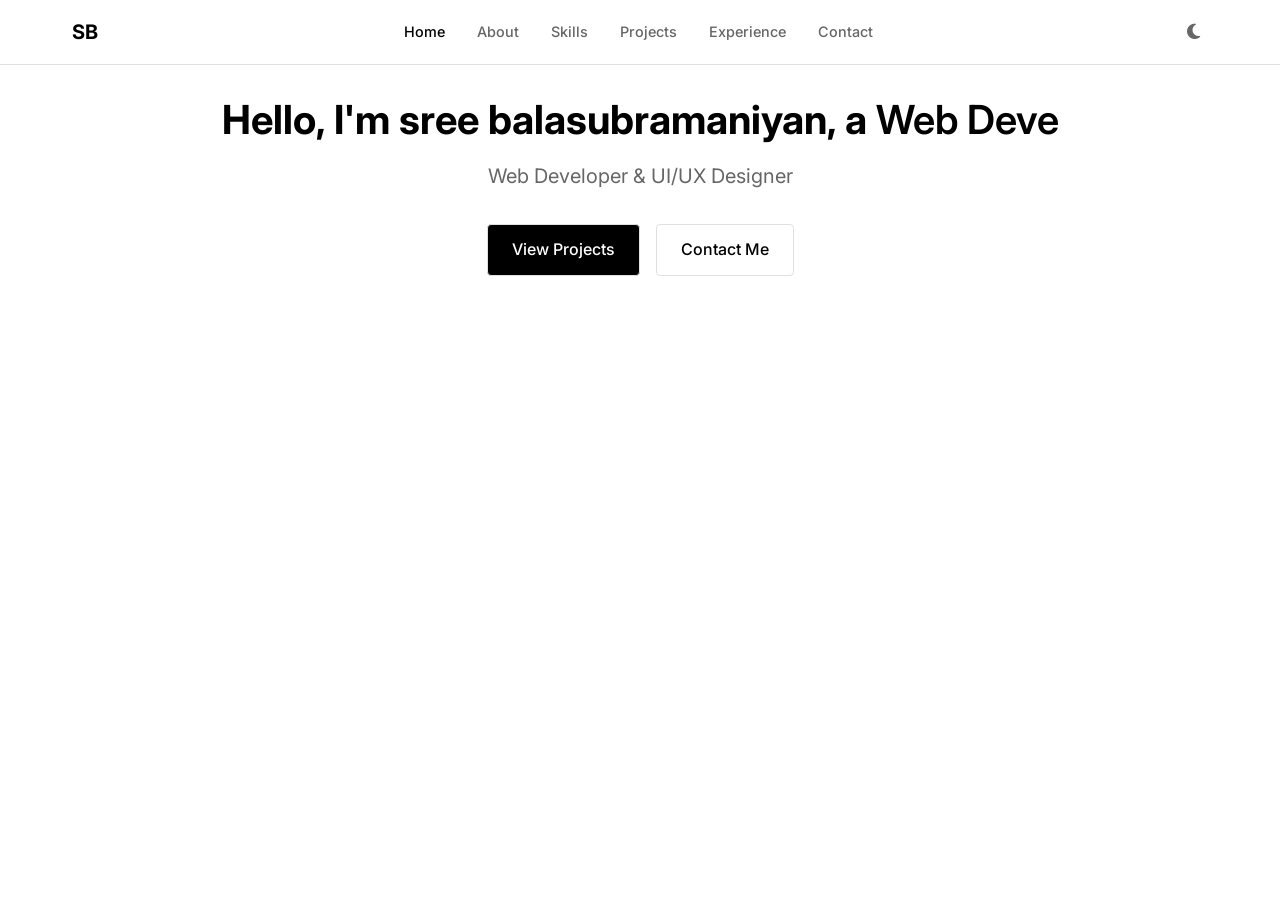
<file: index.html>
<!DOCTYPE html>
<html lang="en">
<head>
    <meta charset="UTF-8">
    <meta name="viewport" content="width=device-width, initial-scale=1.0">
    <title>Home - Portfolio</title>
    <link rel="stylesheet" href="style.css">
    <link href="https://fonts.googleapis.com/css2?family=Inter:wght@300;400;500;600;700&display=swap" rel="stylesheet">
    <link rel="stylesheet" href="https://cdnjs.cloudflare.com/ajax/libs/font-awesome/6.4.0/css/all.min.css" integrity="sha512-iecdLmaskl7CVkqkXNQ/ZH/XLlvWZOJyj7Yy7tcenmpD1ypASozpmT/E0iPtmFIB46ZmdtAc9eNBvH0H/ZpiBw==" crossorigin="anonymous" referrerpolicy="no-referrer" />
</head>
<body>
    <!-- Navbar -->
    <nav class="navbar">
        <div class="navbar-inner">
            <a href="index.html" class="logo">SB</a>

            <ul class="nav-links">
                <li><a href="index.html" class="nav-link active">Home</a></li>
                <li><a href="about.html" class="nav-link">About</a></li>
                <li><a href="skills.html" class="nav-link">Skills</a></li>
                <li><a href="projects.html" class="nav-link">Projects</a></li>
                <li><a href="experience.html" class="nav-link">Experience</a></li>
                <li><a href="contact.html" class="nav-link">Contact</a></li>
            </ul>

            <div class="nav-actions">
                <button class="theme-toggle" id="themeToggle" aria-label="Toggle theme">
                    <i class="fa-solid fa-moon"></i>
                </button>
                <button class="hamburger" id="hamburger" aria-label="Toggle menu">
                    <span></span>
                    <span></span>
                    <span></span>
                </button>
            </div>
        </div>

        <ul class="mobile-nav-links" id="mobileNav">
            <li><a href="index.html" class="nav-link">Home</a></li>
            <li><a href="about.html" class="nav-link">About</a></li>
            <li><a href="skills.html" class="nav-link">Skills</a></li>
            <li><a href="projects.html" class="nav-link">Projects</a></li>
            <li><a href="experience.html" class="nav-link">Experience</a></li>
            <li><a href="contact.html" class="nav-link">Contact</a></li>
        </ul>
    </nav>

    <!-- Hero Section -->
    <main class="main-content page-content">
        <section class="hero">
            <div class="container">
                <div class="hero-content fade-in-up">
                    <h1>Hello, I'm <span class="name">sree balasubramaniyan</span>, a <span class="typing-text"></span></h1>
                    <p class="hero-subtitle">Web Developer & UI/UX Designer</p>
                    <div class="hero-btns">
                        <a href="projects.html" class="btn btn-primary">View Projects</a>
                        <a href="contact.html" class="btn btn-outline">Contact Me</a>
                    </div>
                </div>
            </div>
        </section>
    </main>

    <script src="script.js"></script>
</body>
</html>
</file>
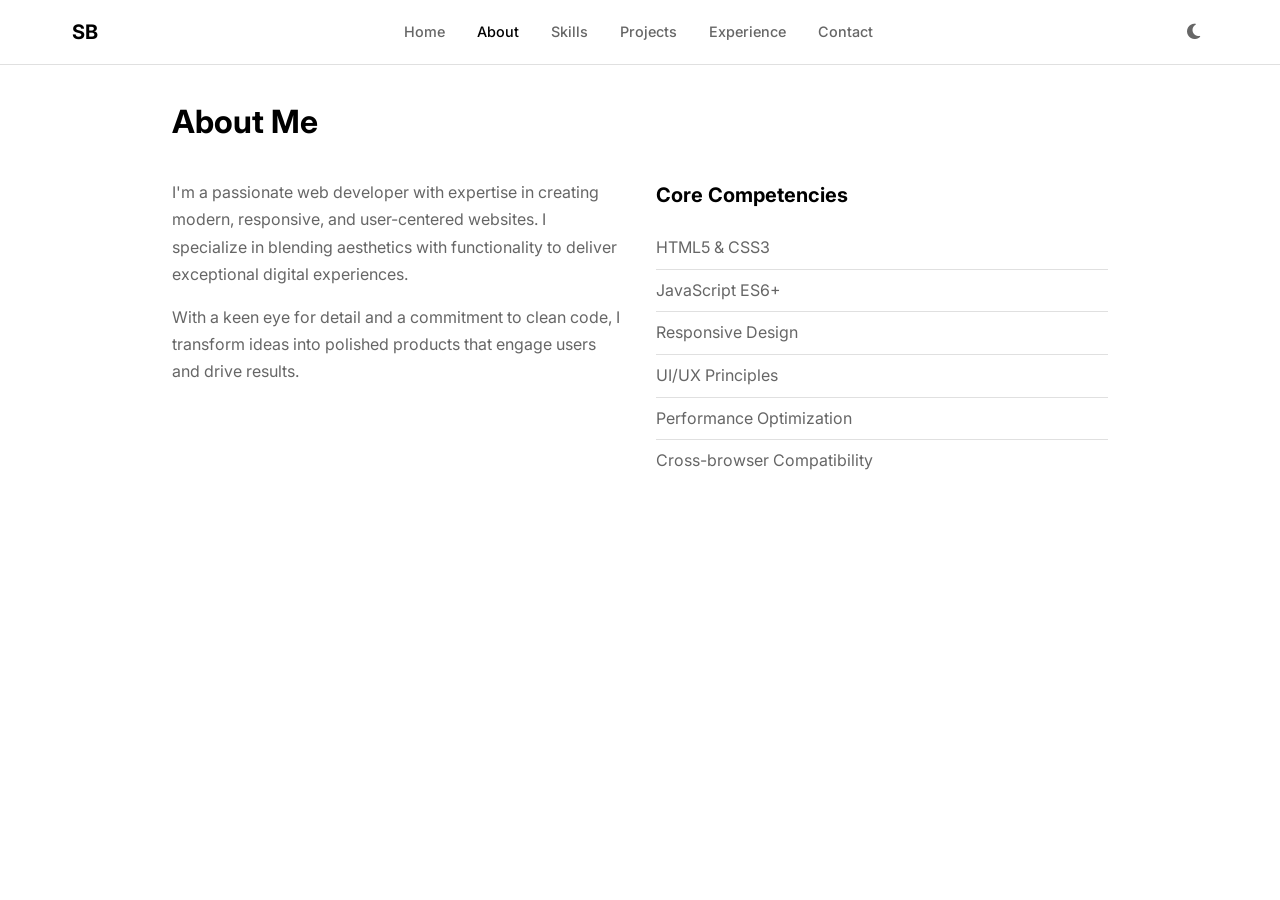
<file: about.html>
<!DOCTYPE html>
<html lang="en">
<head>
    <meta charset="UTF-8">
    <meta name="viewport" content="width=device-width, initial-scale=1.0">
    <title>About - Portfolio</title>
    <link rel="stylesheet" href="style.css">
    <link href="https://fonts.googleapis.com/css2?family=Inter:wght@300;400;500;600;700&display=swap" rel="stylesheet">
    <link rel="stylesheet" href="https://cdnjs.cloudflare.com/ajax/libs/font-awesome/6.4.0/css/all.min.css" integrity="sha512-iecdLmaskl7CVkqkXNQ/ZH/XLlvWZOJyj7Yy7tcenmpD1ypASozpmT/E0iPtmFIB46ZmdtAc9eNBvH0H/ZpiBw==" crossorigin="anonymous" referrerpolicy="no-referrer" />
</head>
<body>
    <nav class="navbar">
        <div class="navbar-inner">
            <a href="index.html" class="logo">SB</a>

            <ul class="nav-links">
                <li><a href="index.html" class="nav-link">Home</a></li>
                <li><a href="about.html" class="nav-link active">About</a></li>
                <li><a href="skills.html" class="nav-link">Skills</a></li>
                <li><a href="projects.html" class="nav-link">Projects</a></li>
                <li><a href="experience.html" class="nav-link">Experience</a></li>
                <li><a href="contact.html" class="nav-link">Contact</a></li>
            </ul>

            <div class="nav-actions">
                <button class="theme-toggle" id="themeToggle" aria-label="Toggle theme">
                    <i class="fa-solid fa-moon"></i>
                </button>
                <button class="hamburger" id="hamburger" aria-label="Toggle menu">
                    <span></span>
                    <span></span>
                    <span></span>
                </button>
            </div>
        </div>

        <ul class="mobile-nav-links" id="mobileNav">
            <li><a href="index.html" class="nav-link">Home</a></li>
            <li><a href="about.html" class="nav-link">About</a></li>
            <li><a href="skills.html" class="nav-link">Skills</a></li>
            <li><a href="projects.html" class="nav-link">Projects</a></li>
            <li><a href="experience.html" class="nav-link">Experience</a></li>
            <li><a href="contact.html" class="nav-link">Contact</a></li>
        </ul>
    </nav>

    <main class="main-content page-content">
        <section class="section">
            <div class="container">
                <h1 class="page-title fade-in-up">About Me</h1>
                <div class="about-content fade-in-up">
                    <div class="about-text">
                        <p>I'm a passionate web developer with expertise in creating modern, responsive, and user-centered websites. I specialize in blending aesthetics with functionality to deliver exceptional digital experiences.</p>
                        <p>With a keen eye for detail and a commitment to clean code, I transform ideas into polished products that engage users and drive results.</p>
                    </div>
                    <div class="about-skills">
                        <h3>Core Competencies</h3>
                        <ul class="skills-list">
                            <li>HTML5 & CSS3</li>
                            <li>JavaScript ES6+</li>
                            <li>Responsive Design</li>
                            <li>UI/UX Principles</li>
                            <li>Performance Optimization</li>
                            <li>Cross-browser Compatibility</li>
                        </ul>
                    </div>
                </div>
            </div>
        </section>
    </main>

    <script src="script.js"></script>
</body>
</html>
</file>
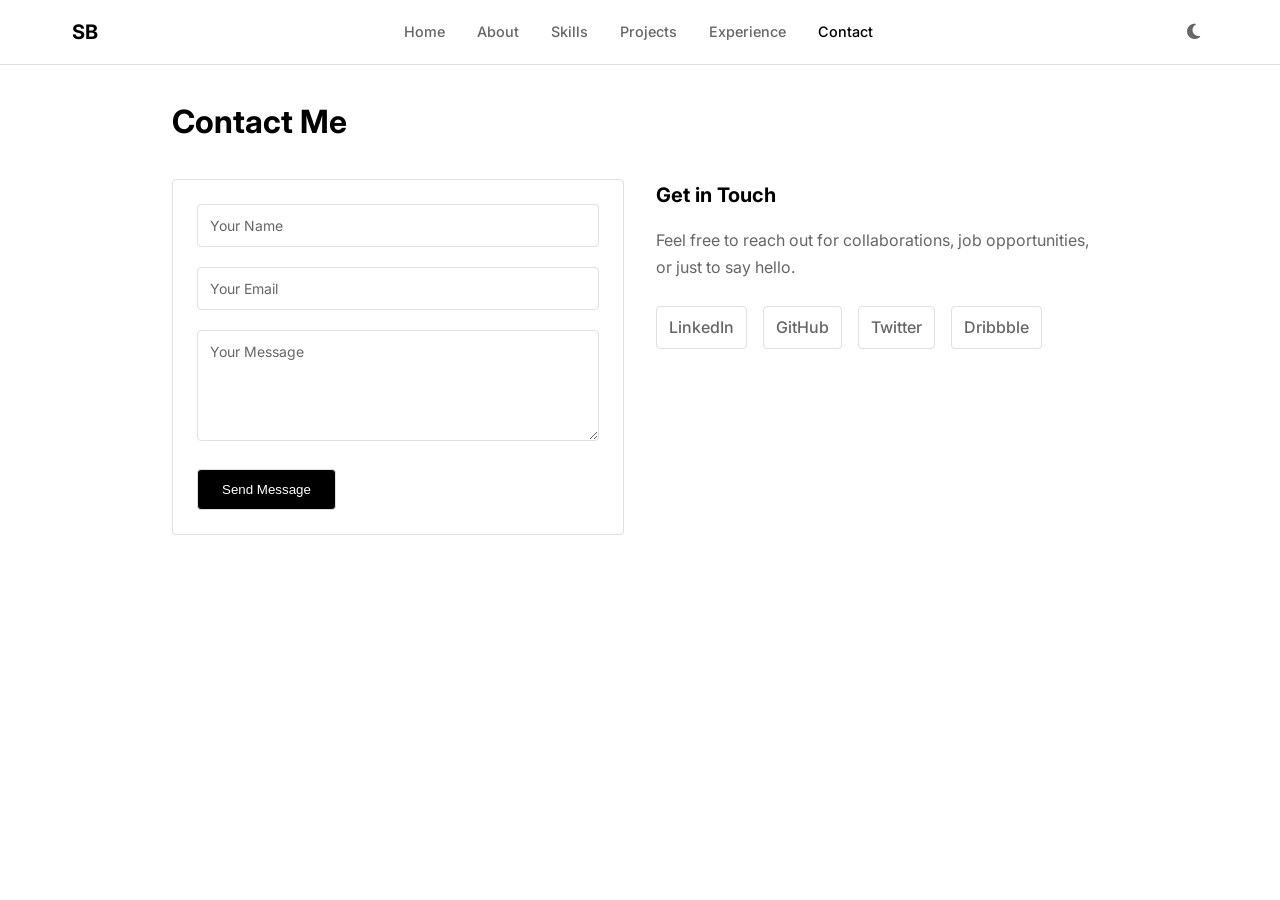
<file: contact.html>
<!DOCTYPE html>
<html lang="en">
<head>
    <meta charset="UTF-8">
    <meta name="viewport" content="width=device-width, initial-scale=1.0">
    <title>Contact - Portfolio</title>
    <link rel="stylesheet" href="style.css">
    <link href="https://fonts.googleapis.com/css2?family=Inter:wght@300;400;500;600;700&display=swap" rel="stylesheet">
    <link rel="stylesheet" href="https://cdnjs.cloudflare.com/ajax/libs/font-awesome/6.4.0/css/all.min.css" integrity="sha512-iecdLmaskl7CVkqkXNQ/ZH/XLlvWZOJyj7Yy7tcenmpD1ypASozpmT/E0iPtmFIB46ZmdtAc9eNBvH0H/ZpiBw==" crossorigin="anonymous" referrerpolicy="no-referrer" />
</head>
<body>
    <nav class="navbar">
        <div class="navbar-inner">
            <a href="index.html" class="logo">SB</a>

            <ul class="nav-links">
                <li><a href="index.html" class="nav-link">Home</a></li>
                <li><a href="about.html" class="nav-link">About</a></li>
                <li><a href="skills.html" class="nav-link">Skills</a></li>
                <li><a href="projects.html" class="nav-link">Projects</a></li>
                <li><a href="experience.html" class="nav-link">Experience</a></li>
                <li><a href="contact.html" class="nav-link active">Contact</a></li>
            </ul>

            <div class="nav-actions">
                <button class="theme-toggle" id="themeToggle" aria-label="Toggle theme">
                    <i class="fa-solid fa-moon"></i>
                </button>
                <button class="hamburger" id="hamburger" aria-label="Toggle menu">
                    <span></span>
                    <span></span>
                    <span></span>
                </button>
            </div>
        </div>

        <ul class="mobile-nav-links" id="mobileNav">
            <li><a href="index.html" class="nav-link">Home</a></li>
            <li><a href="about.html" class="nav-link">About</a></li>
            <li><a href="skills.html" class="nav-link">Skills</a></li>
            <li><a href="projects.html" class="nav-link">Projects</a></li>
            <li><a href="experience.html" class="nav-link">Experience</a></li>
            <li><a href="contact.html" class="nav-link">Contact</a></li>
        </ul>
    </nav>

    <main class="main-content page-content">
        <section class="section">
            <div class="container">
                <h1 class="page-title fade-in-up">Contact Me</h1>
                <div class="contact-content">
                    <form id="contactForm" class="contact-form fade-in-up">
                        <div class="form-group">
                            <input type="text" id="name" placeholder="Your Name" required>
                        </div>
                        <div class="form-group">
                            <input type="email" id="email" placeholder="Your Email" required>
                        </div>
                        <div class="form-group">
                            <textarea id="message" placeholder="Your Message" rows="5" required></textarea>
                        </div>
                        <button type="submit" class="btn btn-primary">Send Message</button>
                    </form>
                    <div class="contact-info fade-in-up">
                        <h3>Get in Touch</h3>
                        <p>Feel free to reach out for collaborations, job opportunities, or just to say hello.</p>
                        <div class="social-links">
                            <a href="#" class="social-link">LinkedIn</a>
                            <a href="#" class="social-link">GitHub</a>
                            <a href="#" class="social-link">Twitter</a>
                            <a href="#" class="social-link">Dribbble</a>
                        </div>
                    </div>
                </div>
            </div>
        </section>
    </main>

    <script src="script.js"></script>
</body>
</html>
</file>
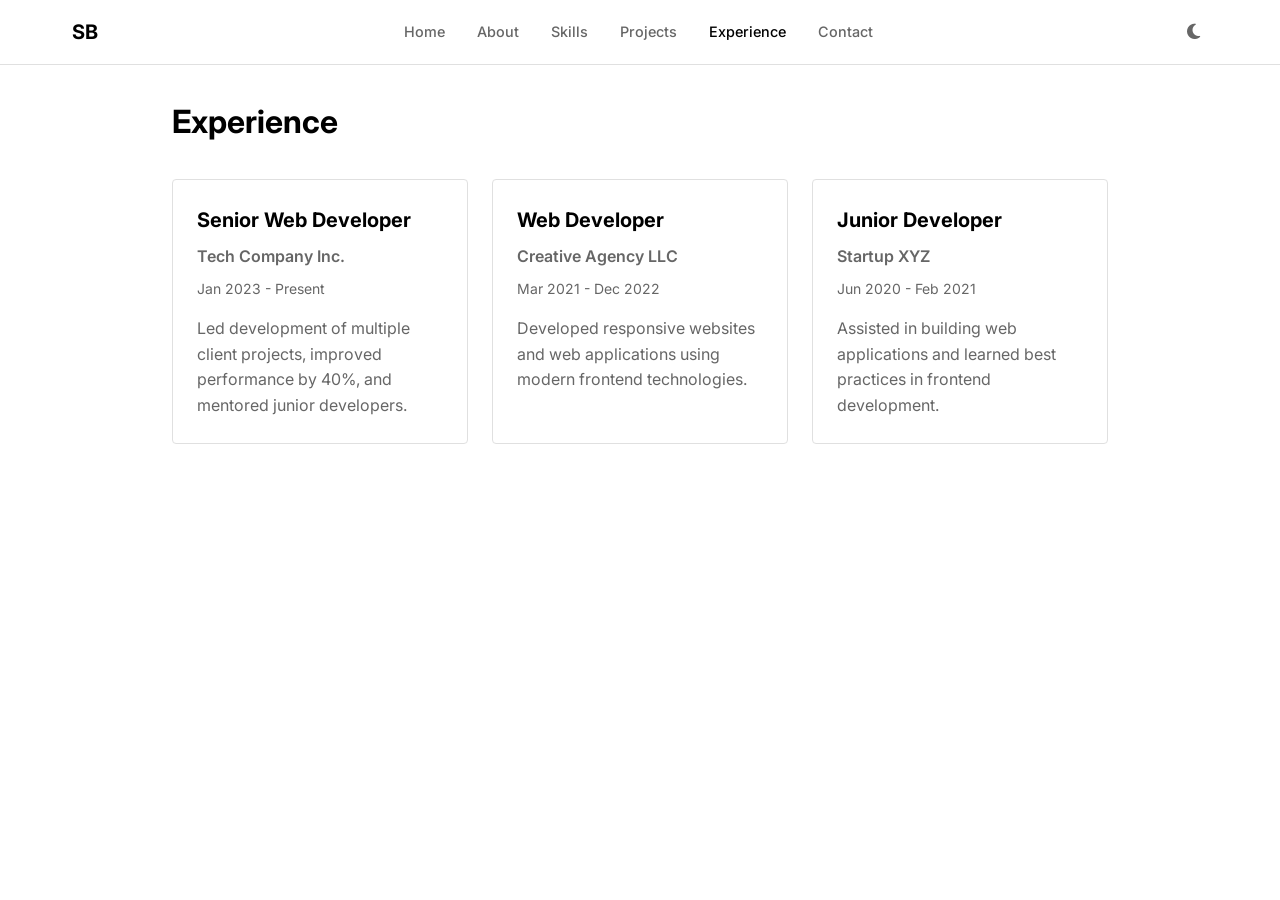
<file: experience.html>
<!DOCTYPE html>
<html lang="en">
<head>
    <meta charset="UTF-8">
    <meta name="viewport" content="width=device-width, initial-scale=1.0">
    <title>Experience - Portfolio</title>
    <link rel="stylesheet" href="style.css">
    <link href="https://fonts.googleapis.com/css2?family=Inter:wght@300;400;500;600;700&display=swap" rel="stylesheet">
    <link rel="stylesheet" href="https://cdnjs.cloudflare.com/ajax/libs/font-awesome/6.4.0/css/all.min.css" integrity="sha512-iecdLmaskl7CVkqkXNQ/ZH/XLlvWZOJyj7Yy7tcenmpD1ypASozpmT/E0iPtmFIB46ZmdtAc9eNBvH0H/ZpiBw==" crossorigin="anonymous" referrerpolicy="no-referrer" />
</head>
<body>
    <nav class="navbar">
        <div class="navbar-inner">
            <a href="index.html" class="logo">SB</a>

            <ul class="nav-links">
                <li><a href="index.html" class="nav-link">Home</a></li>
                <li><a href="about.html" class="nav-link">About</a></li>
                <li><a href="skills.html" class="nav-link">Skills</a></li>
                <li><a href="projects.html" class="nav-link">Projects</a></li>
                <li><a href="experience.html" class="nav-link active">Experience</a></li>
                <li><a href="contact.html" class="nav-link">Contact</a></li>
            </ul>

            <div class="nav-actions">
                <button class="theme-toggle" id="themeToggle" aria-label="Toggle theme">
                    <i class="fa-solid fa-moon"></i>
                </button>
                <button class="hamburger" id="hamburger" aria-label="Toggle menu">
                    <span></span>
                    <span></span>
                    <span></span>
                </button>
            </div>
        </div>

        <ul class="mobile-nav-links" id="mobileNav">
            <li><a href="index.html" class="nav-link">Home</a></li>
            <li><a href="about.html" class="nav-link">About</a></li>
            <li><a href="skills.html" class="nav-link">Skills</a></li>
            <li><a href="projects.html" class="nav-link">Projects</a></li>
            <li><a href="experience.html" class="nav-link">Experience</a></li>
            <li><a href="contact.html" class="nav-link">Contact</a></li>
        </ul>
    </nav>

    <main class="main-content page-content">
        <section class="section">
            <div class="container">
                <h1 class="page-title fade-in-up">Experience</h1>
                <div class="experience-grid">
                    <div class="experience-card fade-in-up">
                        <h3>Senior Web Developer</h3>
                        <p class="company">Tech Company Inc.</p>
                        <p class="date">Jan 2023 - Present</p>
                        <p>Led development of multiple client projects, improved performance by 40%, and mentored junior developers.</p>
                    </div>
                    <div class="experience-card fade-in-up">
                        <h3>Web Developer</h3>
                        <p class="company">Creative Agency LLC</p>
                        <p class="date">Mar 2021 - Dec 2022</p>
                        <p>Developed responsive websites and web applications using modern frontend technologies.</p>
                    </div>
                    <div class="experience-card fade-in-up">
                        <h3>Junior Developer</h3>
                        <p class="company">Startup XYZ</p>
                        <p class="date">Jun 2020 - Feb 2021</p>
                        <p>Assisted in building web applications and learned best practices in frontend development.</p>
                    </div>
                </div>
            </div>
        </section>
    </main>

    <script src="script.js"></script>
</body>
</html>
</file>
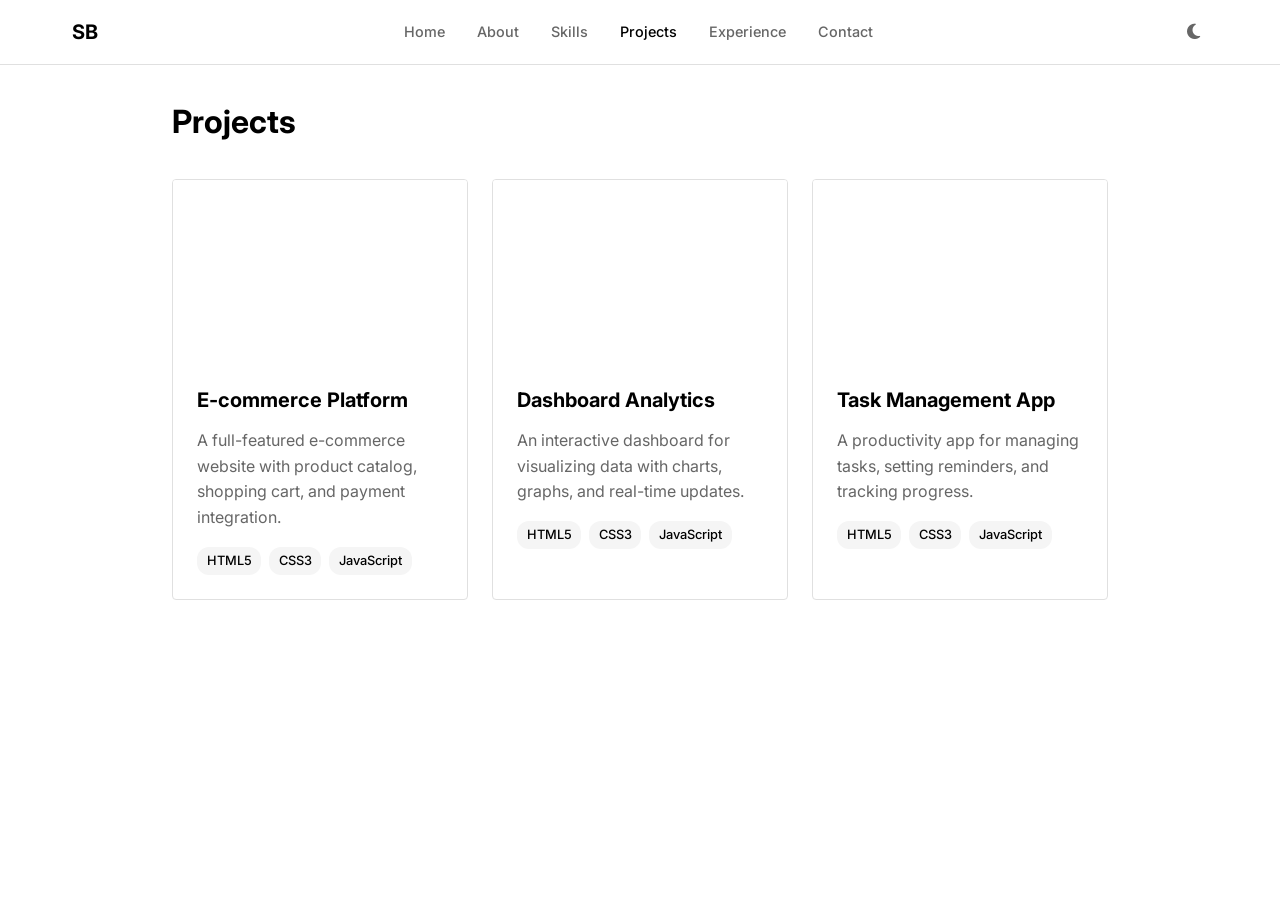
<file: projects.html>
<!DOCTYPE html>
<html lang="en">
<head>
    <meta charset="UTF-8">
    <meta name="viewport" content="width=device-width, initial-scale=1.0">
    <title>Projects - Portfolio</title>
    <link rel="stylesheet" href="style.css">
    <link href="https://fonts.googleapis.com/css2?family=Inter:wght@300;400;500;600;700&display=swap" rel="stylesheet">
    <link rel="stylesheet" href="https://cdnjs.cloudflare.com/ajax/libs/font-awesome/6.4.0/css/all.min.css" integrity="sha512-iecdLmaskl7CVkqkXNQ/ZH/XLlvWZOJyj7Yy7tcenmpD1ypASozpmT/E0iPtmFIB46ZmdtAc9eNBvH0H/ZpiBw==" crossorigin="anonymous" referrerpolicy="no-referrer" />
</head>
<body>
    <nav class="navbar">
        <div class="navbar-inner">
            <a href="index.html" class="logo">SB</a>

            <ul class="nav-links">
                <li><a href="index.html" class="nav-link">Home</a></li>
                <li><a href="about.html" class="nav-link">About</a></li>
                <li><a href="skills.html" class="nav-link">Skills</a></li>
                <li><a href="projects.html" class="nav-link active">Projects</a></li>
                <li><a href="experience.html" class="nav-link">Experience</a></li>
                <li><a href="contact.html" class="nav-link">Contact</a></li>
            </ul>

            <div class="nav-actions">
                <button class="theme-toggle" id="themeToggle" aria-label="Toggle theme">
                    <i class="fa-solid fa-moon"></i>
                </button>
                <button class="hamburger" id="hamburger" aria-label="Toggle menu">
                    <span></span>
                    <span></span>
                    <span></span>
                </button>
            </div>
        </div>

        <ul class="mobile-nav-links" id="mobileNav">
            <li><a href="index.html" class="nav-link">Home</a></li>
            <li><a href="about.html" class="nav-link">About</a></li>
            <li><a href="skills.html" class="nav-link">Skills</a></li>
            <li><a href="projects.html" class="nav-link">Projects</a></li>
            <li><a href="experience.html" class="nav-link">Experience</a></li>
            <li><a href="contact.html" class="nav-link">Contact</a></li>
        </ul>
    </nav>

    <main class="main-content page-content">
        <section class="section">
            <div class="container">
                <h1 class="page-title fade-in-up">Projects</h1>
                <div class="projects-grid">
                    <div class="project-card fade-in-up">
                        <div class="project-image">
                            <div class="project-overlay">
                                <a href="#" class="btn btn-sm">Live Demo</a>
                                <a href="#" class="btn btn-sm btn-outline">Source Code</a>
                            </div>
                        </div>
                        <div class="project-content">
                            <h3>E-commerce Platform</h3>
                            <p>A full-featured e-commerce website with product catalog, shopping cart, and payment integration.</p>
                            <div class="project-tech">
                                <span>HTML5</span>
                                <span>CSS3</span>
                                <span>JavaScript</span>
                            </div>
                        </div>
                    </div>
                    <div class="project-card fade-in-up">
                        <div class="project-image">
                            <div class="project-overlay">
                                <a href="#" class="btn btn-sm">Live Demo</a>
                                <a href="#" class="btn btn-sm btn-outline">Source Code</a>
                            </div>
                        </div>
                        <div class="project-content">
                            <h3>Dashboard Analytics</h3>
                            <p>An interactive dashboard for visualizing data with charts, graphs, and real-time updates.</p>
                            <div class="project-tech">
                                <span>HTML5</span>
                                <span>CSS3</span>
                                <span>JavaScript</span>
                            </div>
                        </div>
                    </div>
                    <div class="project-card fade-in-up">
                        <div class="project-image">
                            <div class="project-overlay">
                                <a href="#" class="btn btn-sm">Live Demo</a>
                                <a href="#" class="btn btn-sm btn-outline">Source Code</a>
                            </div>
                        </div>
                        <div class="project-content">
                            <h3>Task Management App</h3>
                            <p>A productivity app for managing tasks, setting reminders, and tracking progress.</p>
                            <div class="project-tech">
                                <span>HTML5</span>
                                <span>CSS3</span>
                                <span>JavaScript</span>
                            </div>
                        </div>
                    </div>
                </div>
            </div>
        </section>
    </main>

    <script src="script.js"></script>
</body>
</html>
</file>
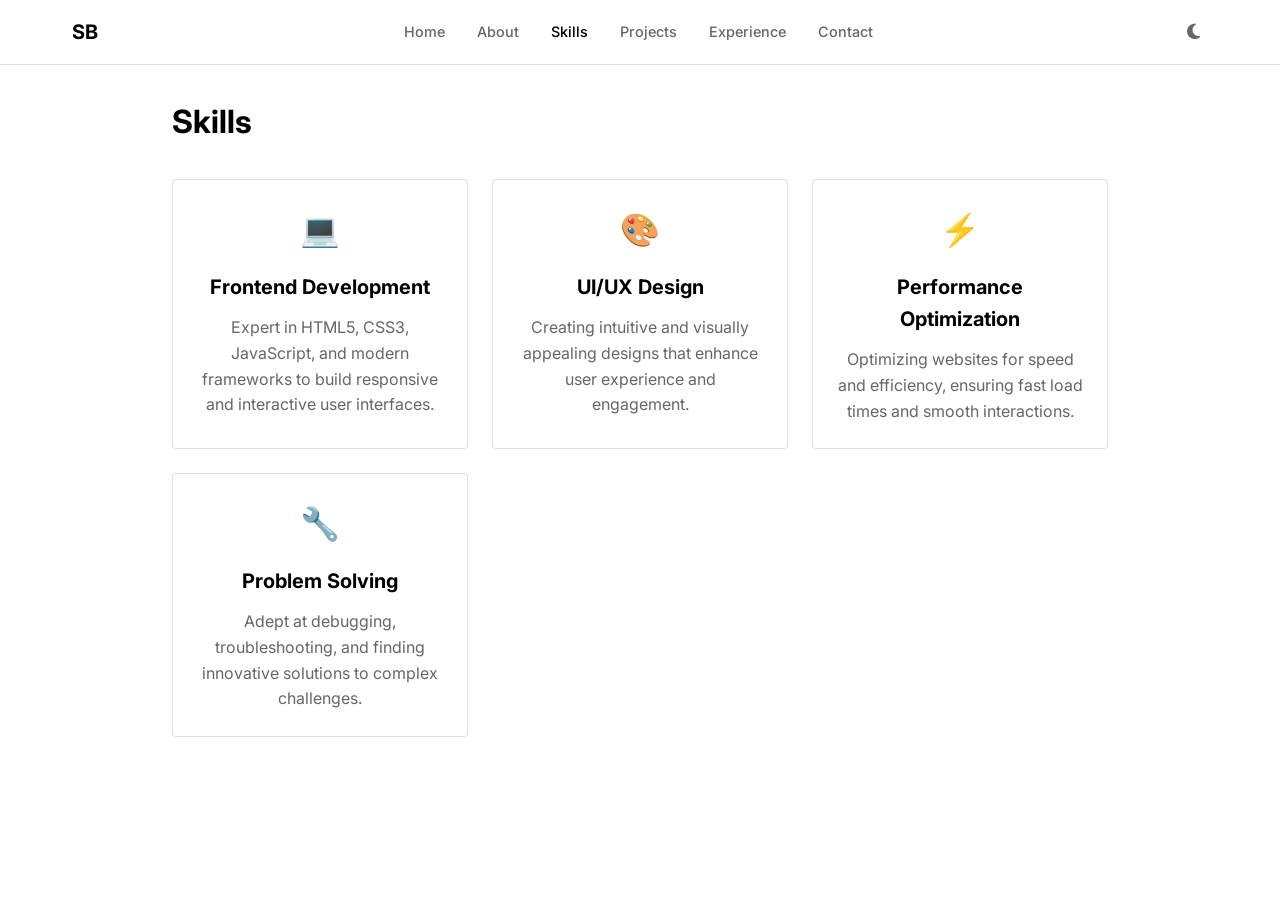
<file: skills.html>
<!DOCTYPE html>
<html lang="en">
<head>
    <meta charset="UTF-8">
    <meta name="viewport" content="width=device-width, initial-scale=1.0">
    <title>Skills - Portfolio</title>
    <link rel="stylesheet" href="style.css">
    <link href="https://fonts.googleapis.com/css2?family=Inter:wght@300;400;500;600;700&display=swap" rel="stylesheet">
    <link rel="stylesheet" href="https://cdnjs.cloudflare.com/ajax/libs/font-awesome/6.4.0/css/all.min.css" integrity="sha512-iecdLmaskl7CVkqkXNQ/ZH/XLlvWZOJyj7Yy7tcenmpD1ypASozpmT/E0iPtmFIB46ZmdtAc9eNBvH0H/ZpiBw==" crossorigin="anonymous" referrerpolicy="no-referrer" />
</head>
<body>
    <nav class="navbar">
        <div class="navbar-inner">
            <a href="index.html" class="logo">SB</a>

            <ul class="nav-links">
                <li><a href="index.html" class="nav-link">Home</a></li>
                <li><a href="about.html" class="nav-link">About</a></li>
                <li><a href="skills.html" class="nav-link active">Skills</a></li>
                <li><a href="projects.html" class="nav-link">Projects</a></li>
                <li><a href="experience.html" class="nav-link">Experience</a></li>
                <li><a href="contact.html" class="nav-link">Contact</a></li>
            </ul>

            <div class="nav-actions">
                <button class="theme-toggle" id="themeToggle" aria-label="Toggle theme">
                    <i class="fa-solid fa-moon"></i>
                </button>
                <button class="hamburger" id="hamburger" aria-label="Toggle menu">
                    <span></span>
                    <span></span>
                    <span></span>
                </button>
            </div>
        </div>

        <ul class="mobile-nav-links" id="mobileNav">
            <li><a href="index.html" class="nav-link">Home</a></li>
            <li><a href="about.html" class="nav-link">About</a></li>
            <li><a href="skills.html" class="nav-link">Skills</a></li>
            <li><a href="projects.html" class="nav-link">Projects</a></li>
            <li><a href="experience.html" class="nav-link">Experience</a></li>
            <li><a href="contact.html" class="nav-link">Contact</a></li>
        </ul>
    </nav>

    <main class="main-content page-content">
        <section class="section">
            <div class="container">
                <h1 class="page-title fade-in-up">Skills</h1>
                <div class="skills-grid">
                    <div class="skill-card fade-in-up">
                        <div class="skill-icon">&#x1F4BB;</div>
                        <h3>Frontend Development</h3>
                        <p>Expert in HTML5, CSS3, JavaScript, and modern frameworks to build responsive and interactive user interfaces.</p>
                    </div>
                    <div class="skill-card fade-in-up">
                        <div class="skill-icon">&#x1F3A8;</div>
                        <h3>UI/UX Design</h3>
                        <p>Creating intuitive and visually appealing designs that enhance user experience and engagement.</p>
                    </div>
                    <div class="skill-card fade-in-up">
                        <div class="skill-icon">&#x26A1;</div>
                        <h3>Performance Optimization</h3>
                        <p>Optimizing websites for speed and efficiency, ensuring fast load times and smooth interactions.</p>
                    </div>
                    <div class="skill-card fade-in-up">
                        <div class="skill-icon">&#x1F527;</div>
                        <h3>Problem Solving</h3>
                        <p>Adept at debugging, troubleshooting, and finding innovative solutions to complex challenges.</p>
                    </div>
                </div>
            </div>
        </section>
    </main>

    <script src="script.js"></script>
</body>
</html>
</file>
<file: style.css>
:root {
    /* Light theme */
    --bg-color: #ffffff;
    --text-color: #000000;
    --text-muted: #666666;
    --border-color: #e0e0e0;
    --hover-bg: #f5f5f5;
    --primary-color: #000000;
    --card-bg: #ffffff;
    --sidebar-bg: #ffffff; /* Not used now */
}

/* Dark theme */
[data-theme="dark"] {
    --bg-color: #000000;
    --text-color: #ffffff;
    --text-muted: #cccccc;
    --border-color: #333333;
    --hover-bg: #111111;
    --primary-color: #ffffff;
    --card-bg: #111111;
}

* {
    margin: 0;
    padding: 0;
    box-sizing: border-box;
}

body {
    font-family: 'Inter', sans-serif;
    background-color: var(--bg-color);
    color: var(--text-color);
    line-height: 1.6;
    overflow-x: hidden;
    transition: background-color 0.3s, color 0.3s;
}

/* Navbar */
.navbar {
    position: fixed;
    top: 0;
    left: 0;
    width: 100%;
    background-color: var(--bg-color);
    border-bottom: 1px solid var(--border-color);
    z-index: 1000;
    transition: background-color 0.3s, border-color 0.3s;
}

.navbar-inner {
    display: flex;
    align-items: center;
    justify-content: space-between;
    max-width: 1200px;
    margin: 0 auto;
    padding: 0 2rem;
    height: 64px;
}

.navbar .logo {
    font-size: 1.25rem;
    font-weight: 700;
    color: var(--text-color);
    text-decoration: none;
    letter-spacing: -0.5px;
}

.nav-links {
    display: flex;
    align-items: center;
    gap: 2rem;
    list-style: none;
}

.nav-links .nav-link {
    color: var(--text-muted);
    text-decoration: none;
    font-weight: 500;
    font-size: 0.9rem;
    transition: color 0.2s;
}

.nav-links .nav-link:hover,
.nav-links .nav-link.active {
    color: var(--text-color);
}

.nav-actions {
    display: flex;
    align-items: center;
    gap: 0.75rem;
}

.theme-toggle {
    background: none;
    border: none;
    color: var(--text-muted);
    font-size: 1.1rem;
    cursor: pointer;
    padding: 0.5rem;
    border-radius: 8px;
    transition: all 0.2s;
}

.theme-toggle:hover {
    color: var(--text-color);
    background-color: var(--hover-bg);
}

.hamburger {
    display: none;
    flex-direction: column;
    justify-content: center;
    gap: 5px;
    width: 32px;
    height: 32px;
    background: none;
    border: none;
    cursor: pointer;
    padding: 4px;
}

.hamburger span {
    display: block;
    width: 100%;
    height: 2px;
    background-color: var(--text-color);
    border-radius: 2px;
    transition: all 0.2s;
}

.mobile-nav-links {
    display: none;
    list-style: none;
    padding: 1rem 2rem;
    border-top: 1px solid var(--border-color);
    background-color: var(--bg-color);
}

.mobile-nav-links.active {
    display: block;
}

.mobile-nav-links .nav-link {
    display: block;
    color: var(--text-muted);
    text-decoration: none;
    font-weight: 500;
    padding: 0.75rem 0;
    border-bottom: 1px solid var(--border-color);
    transition: color 0.2s;
}

.mobile-nav-links .nav-link:hover {
    color: var(--text-color);
}

.mobile-nav-links li:last-child .nav-link {
    border-bottom: none;
}

/* Hamburger animation */
.hamburger.active span:nth-child(1) {
    transform: translateY(7px) rotate(45deg);
}

.hamburger.active span:nth-child(2) {
    opacity: 0;
}

.hamburger.active span:nth-child(3) {
    transform: translateY(-7px) rotate(-45deg);
}

/* Main content */
.main-content {
    margin-top: 64px;
    padding: 2rem;
}

.page-content {
    max-width: 1000px;
    margin-left: auto;
    margin-right: auto;
}

.page-title {
    font-size: 2rem;
    font-weight: 700;
    color: var(--text-color);
    margin-bottom: 2rem;
}

/* Sections */
.section {
    margin-bottom: 3rem;
}

/* Hero Section */
.hero {
    text-align: center;
}

.hero-content h1 {
    font-size: 2.5rem;
    margin-bottom: 1rem;
    line-height: 1.2;
}

.hero-content h1 .name {
    color: var(--text-color);
    font-weight: 700;
}

.typing-text {
    color: var(--primary-color);
    font-weight: 600;
}

.hero-subtitle {
    font-size: 1.25rem;
    color: var(--text-muted);
    margin-bottom: 2rem;
}

.hero-btns {
    display: flex;
    justify-content: center;
    gap: 1rem;
    flex-wrap: wrap;
}

.btn {
    display: inline-block;
    padding: 0.75rem 1.5rem;
    font-weight: 500;
    border: 1px solid var(--border-color);
    border-radius: 4px;
    cursor: pointer;
    transition: all 0.2s ease;
    text-decoration: none;
    text-align: center;
}

.btn-primary {
    background-color: var(--primary-color);
    color: var(--bg-color);
}

.btn-primary:hover {
    background-color: var(--hover-bg);
}

.btn-outline {
    background-color: transparent;
    color: var(--text-color);
}

.btn-outline:hover {
    background-color: var(--hover-bg);
    color: var(--text-color);
}

.btn-sm {
    padding: 0.5rem 1rem;
    font-size: 0.875rem;
}

/* About Section */
.about-content {
    display: grid;
    grid-template-columns: 1fr 1fr;
    gap: 2rem;
    align-items: start;
}

.about-text p {
    margin-bottom: 1rem;
    color: var(--text-muted);
    line-height: 1.7;
}

.about-skills h3 {
    font-size: 1.25rem;
    margin-bottom: 1rem;
    color: var(--text-color);
}

.skills-list {
    list-style: none;
}

.skills-list li {
    padding: 0.5rem 0;
    border-bottom: 1px solid var(--border-color);
    display: flex;
    align-items: center;
    gap: 0.5rem;
    color: var(--text-muted);
}

.skills-list li:last-child {
    border-bottom: none;
}

/* Skills Section */
.skills-grid {
    display: grid;
    grid-template-columns: repeat(auto-fit, minmax(260px, 1fr));
    gap: 1.5rem;
}

.skill-card {
    background-color: var(--card-bg);
    border: 1px solid var(--border-color);
    border-radius: 4px;
    padding: 1.5rem;
    text-align: center;
    transition: all 0.2s ease;
}

.skill-card:hover {
    transform: translateY(-2px);
    box-shadow: 0 2px 8px rgba(0,0,0,0.1);
}

.skill-icon {
    font-size: 2rem;
    margin-bottom: 1rem;
    display: block;
    color: var(--primary-color);
}

.skill-card h3 {
    font-size: 1.25rem;
    margin-bottom: 0.75rem;
    color: var(--text-color);
}

.skill-card p {
    color: var(--text-muted);
    line-height: 1.6;
}

/* Projects Section */
.projects-grid {
    display: grid;
    grid-template-columns: repeat(auto-fit, minmax(280px, 1fr));
    gap: 1.5rem;
}

.project-card {
    background-color: var(--card-bg);
    border: 1px solid var(--border-color);
    border-radius: 4px;
    overflow: hidden;
    transition: all 0.2s ease;
}

.project-card:hover {
    transform: translateY(-2px);
    box-shadow: 0 2px 8px rgba(0,0,0,0.1);
}

.project-image {
    position: relative;
    height: 180px;
    overflow: hidden;
    background-color: var(--bg-color);
}

.project-overlay {
    position: absolute;
    top: 0;
    left: 0;
    width: 100%;
    height: 100%;
    background: rgba(0,0,0,0.5);
    display: flex;
    flex-direction: column;
    align-items: center;
    justify-content: center;
    opacity: 0;
    transition: all 0.2s ease;
    gap: 0.75rem;
}

.project-card:hover .project-overlay {
    opacity: 1;
}

.project-overlay .btn {
    padding: 0.5rem 1.25rem;
    font-size: 0.875rem;
}

.project-content {
    padding: 1.5rem;
}

.project-content h3 {
    font-size: 1.25rem;
    margin-bottom: 0.75rem;
    color: var(--text-color);
}

.project-content p {
    color: var(--text-muted);
    margin-bottom: 1rem;
    line-height: 1.6;
}

.project-tech {
    display: flex;
    flex-wrap: wrap;
    gap: 0.5rem;
}

.project-tech span {
    background-color: var(--hover-bg);
    color: var(--text-color);
    padding: 0.25rem 0.6rem;
    border-radius: 12px;
    font-size: 0.8rem;
    font-weight: 500;
}

/* Experience Section */
.experience-grid {
    display: grid;
    grid-template-columns: repeat(auto-fit, minmax(260px, 1fr));
    gap: 1.5rem;
    margin-top: 1.5rem;
}

.experience-card {
    background-color: var(--card-bg);
    border: 1px solid var(--border-color);
    border-radius: 4px;
    padding: 1.5rem;
    transition: all 0.2s ease;
}

.experience-card:hover {
    transform: translateY(-2px);
    box-shadow: 0 2px 8px rgba(0,0,0,0.1);
}

.experience-card h3 {
    font-size: 1.25rem;
    margin-bottom: 0.5rem;
    color: var(--text-color);
}

.experience-card .company {
    font-weight: 600;
    color: var(--text-muted);
    margin-bottom: 0.5rem;
}

.experience-card .date {
    font-size: 0.875rem;
    color: var(--text-muted);
    margin-bottom: 1rem;
    display: block;
}

.experience-card p {
    color: var(--text-muted);
    line-height: 1.6;
}

/* Contact Section */
.contact-content {
    display: grid;
    grid-template-columns: 1fr 1fr;
    gap: 2rem;
    align-items: start;
}

.contact-form {
    background-color: var(--card-bg);
    border: 1px solid var(--border-color);
    border-radius: 4px;
    padding: 1.5rem;
}

.form-group {
    margin-bottom: 1.25rem;
}

.form-group input,
.form-group textarea {
    width: 100%;
    padding: 0.75rem;
    background-color: var(--bg-color);
    border: 1px solid var(--border-color);
    border-radius: 4px;
    color: var(--text-color);
    font-family: inherit;
    font-size: 0.875rem;
    transition: all 0.2s ease;
}

.form-group input:focus,
.form-group textarea:focus {
    outline: none;
    border-color: var(--primary-color);
    box-shadow: 0 0 0 2px rgba(255,255,255,0.1);
}

.form-group input::placeholder,
.form-group textarea::placeholder {
    color: var(--text-muted);
}

.contact-info h3 {
    font-size: 1.25rem;
    margin-bottom: 1rem;
    color: var(--text-color);
}

.contact-info p {
    color: var(--text-muted);
    line-height: 1.7;
    margin-bottom: 1.5rem;
}

.social-links {
    display: flex;
    gap: 1rem;
}

.social-link {
    display: flex;
    align-items: center;
    gap: 0.5rem;
    color: var(--text-muted);
    text-decoration: none;
    font-weight: 500;
    transition: all 0.2s ease;
    padding: 0.5rem 0.75rem;
    border-radius: 4px;
    border: 1px solid var(--border-color);
}

.social-link:hover {
    color: var(--text-color);
    border-color: var(--primary-color);
    background-color: var(--hover-bg);
}

/* Footer */
.footer {
    text-align: center;
    padding: 2rem;
    color: var(--text-muted);
    font-size: 0.875rem;
    border-top: 1px solid var(--border-color);
    margin-top: 3rem;
}

.footer-links {
    margin-top: 1rem;
}

.footer-links a {
    color: var(--text-muted);
    text-decoration: none;
    margin: 0 0.75rem;
    font-size: 0.875rem;
    transition: all 0.2s ease;
}

.footer-links a:hover {
    color: var(--text-color);
}

/* Scroll to Top Button */
.scroll-top-btn {
    position: fixed;
    bottom: 2rem;
    right: 2rem;
    width: 36px;
    height: 36px;
    background-color: var(--primary-color);
    color: var(--bg-color);
    border: none;
    border-radius: 50%;
    font-size: 1rem;
    cursor: pointer;
    opacity: 0;
    visibility: hidden;
    transition: all 0.2s ease;
    box-shadow: 0 2px 6px rgba(0,0,0,0.2);
    z-index: 1000;
}

.scroll-top-btn.active {
    opacity: 0.8;
    visibility: visible;
}

.scroll-top-btn:hover {
    opacity: 1;
    transform: translateY(-2px);
    background-color: var(--hover-bg);
}

/* Animations */
@keyframes fadeInUp {
    from {
        opacity: 0;
        transform: translateY(20px);
    }
    to {
        opacity: 1;
        transform: translateY(0);
    }
}

.fade-in-up {
    opacity: 0;
    transform: translateY(20px);
    animation: fadeInUp 0.6s ease forwards;
}

.delay-1 { animation-delay: 0.1s; }
.delay-2 { animation-delay: 0.2s; }
.delay-3 { animation-delay: 0.3s; }
.delay-4 { animation-delay: 0.4s; }

/* Responsive Design */
@media (max-width: 992px) {
    .main-content {
        padding: 1.5rem;
    }

    .about-content,
    .contact-content {
        grid-template-columns: 1fr;
    }

    .hero-content h1 {
        font-size: 2rem;
    }
}

@media (max-width: 768px) {
    .nav-links {
        display: none;
    }

    .hamburger {
        display: flex;
    }

    .navbar-inner {
        padding: 0 1rem;
    }

    .hero-content h1 {
        font-size: 1.75rem;
    }

    .hero-btns {
        flex-direction: column;
        align-items: stretch;
    }

    .hero-btns .btn {
        width: 100%;
    }

    .section-title {
        font-size: 1.5rem;
    }
}

@media (max-width: 480px) {
    .hero-content h1 {
        font-size: 1.5rem;
    }

    .hero-subtitle {
        font-size: 1.1rem;
    }

    .btn {
        padding: 0.6rem 1.2rem;
        font-size: 0.85rem;
    }

    .skill-card,
    .experience-card,
    .project-card {
        padding: 1rem;
    }
}
</file>
